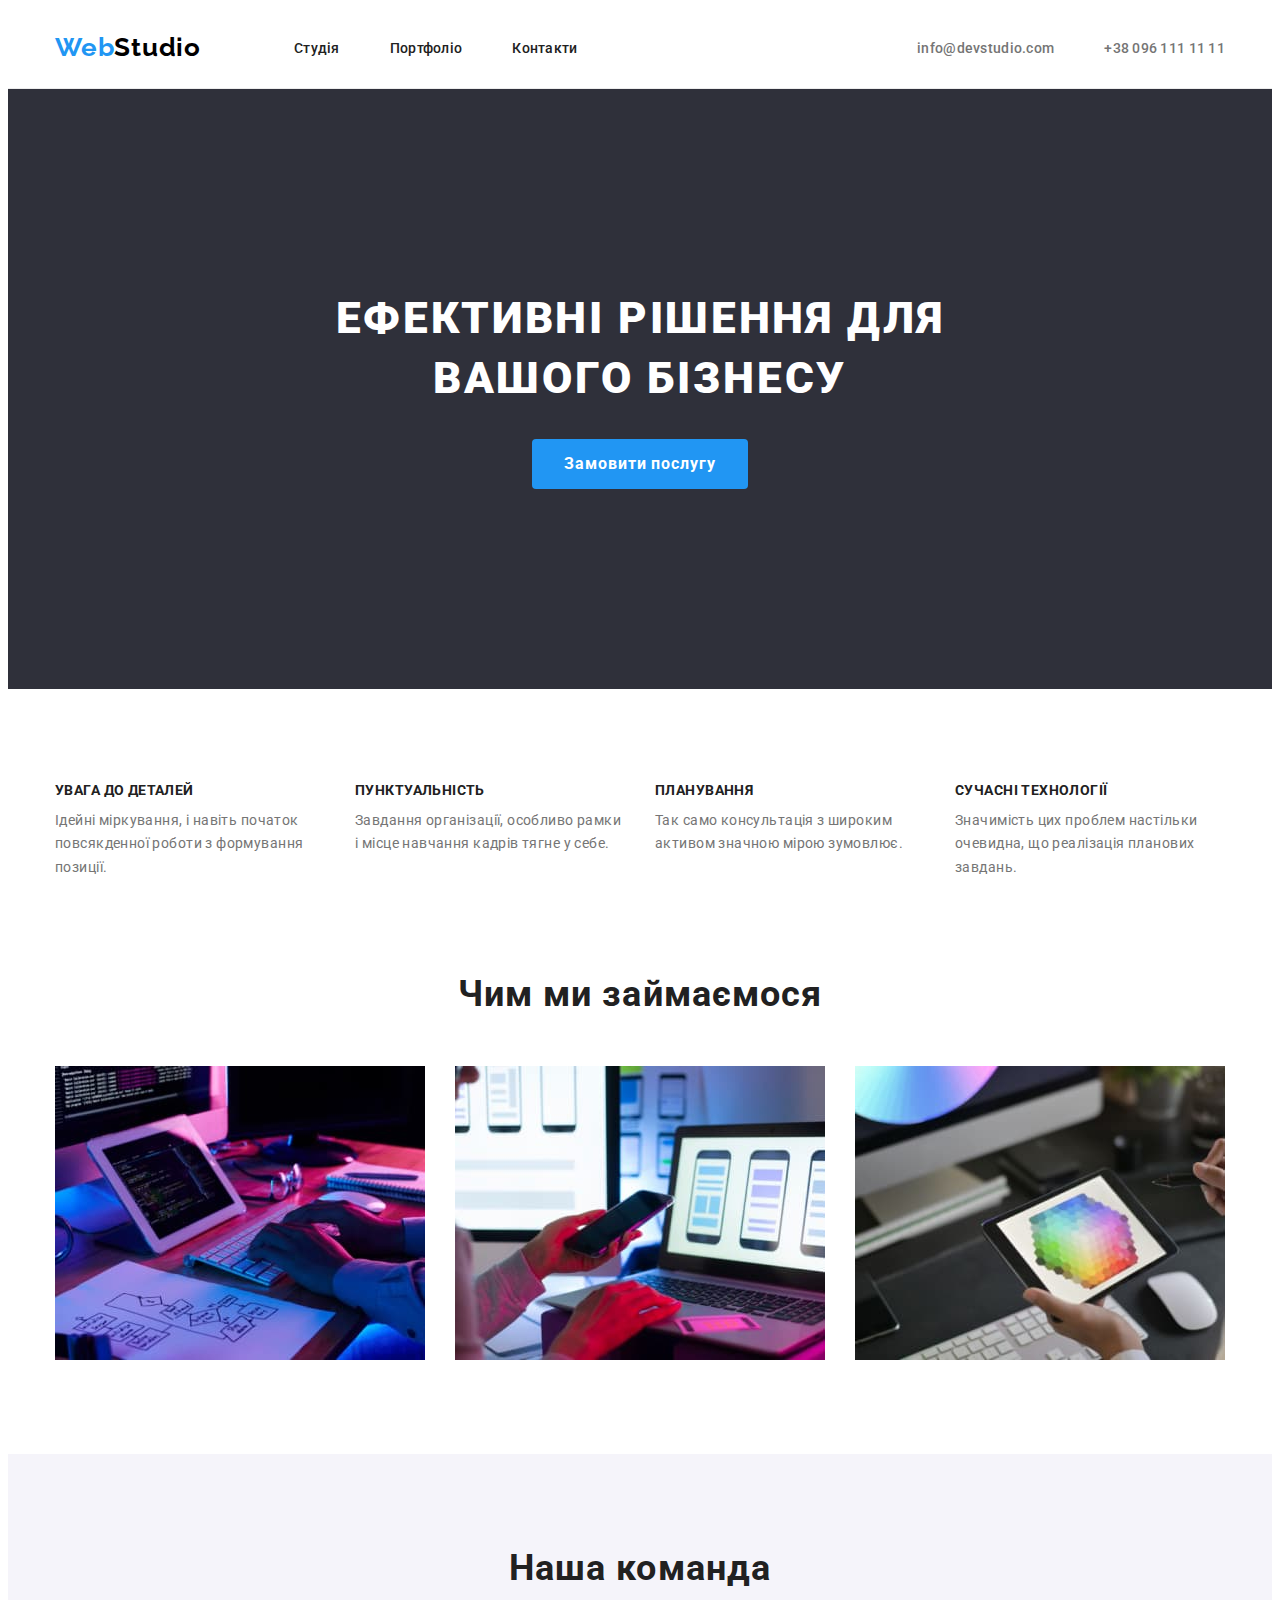
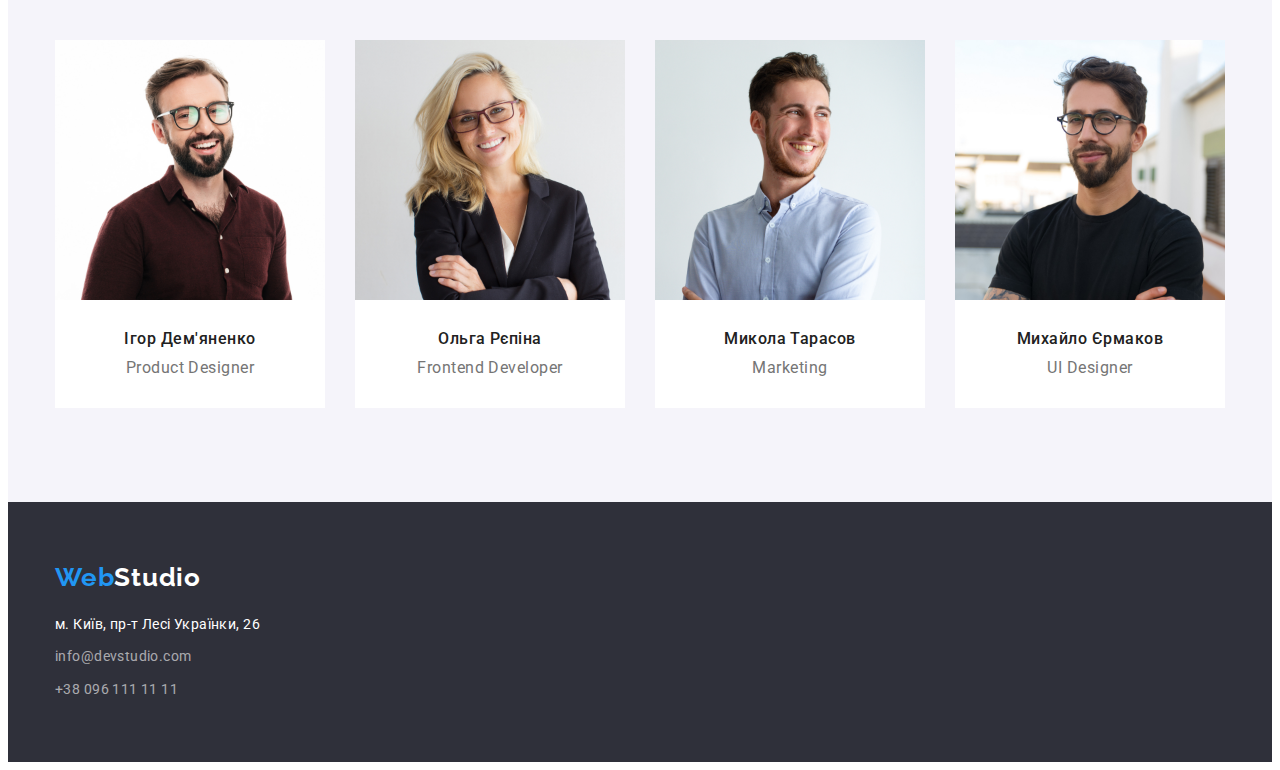
<file: index.html>
<!DOCTYPE html>
<html lang="en">
  <head>
    <meta charset="UTF-8" />
    <meta http-equiv="X-UA-Compatible" content="IE=edge" />
    <meta name="viewport" content="width=device-width, initial-scale=1.0" />
    <title>WebStudio</title>
    <link rel="preconnect" href="https://fonts.googleapis.com" />
    <link rel="preconnect" href="https://fonts.gstatic.com" crossorigin />
    <link
      href="https://fonts.googleapis.com/css2?family=Raleway:wght@700&family=Roboto:wght@400;500;700;900&display=swap"
      rel="stylesheet"
    />
    <link
      rel="stylesheet"
      href="https://cdnjs.cloudflare.com/ajax/libs/modern-normalize/1.1.0/modern-normalize.min.css"
      integrity="sha512-wpPYUAdjBVSE4KJnH1VR1HeZfpl1ub8YT/NKx4PuQ5NmX2tKuGu6U/JRp5y+Y8XG2tV+wKQpNHVUX03MfMFn9Q=="
      crossorigin="anonymous"
      referrerpolicy="no-referrer"
    />
    <link rel="stylesheet" href="./css/styles.css" />
  </head>
  <body class="body">
    <header class="header header-index">
      <div class="container container-header container-header-index">
        <nav class="header-navigation">
          <a class="link-logo" href="index.html">
            <span class="web">Web</span>Studio
          </a>
          <ul class="index-header-list">
            <li>
              <a class="navigation-link" href="index.html">Студія</a>
            </li>
            <li>
              <a class="navigation-link" href="portfolio.html">Портфоліо</a>
            </li>
            <li>
              <a class="navigation-link" href="">Контакти</a>
            </li>
          </ul>
        </nav>
        <ul class="index-header-list contact-header-list">
          <li class="contact-header-item">
            <a class="contact-link" href="mailto:info@devstudio.com"
              >info@devstudio.com</a
            >
          </li>
          <li class="contact-header-item">
            <a class="contact-link" href="tel:+380961111111"
              >+38 096 111 11 11</a
            >
          </li>
        </ul>
      </div>
    </header>

    <main class="index-main">
      <section class="index-hero">
        <div class="container container-hero">
          <h1 class="index-tagline">Ефективні рішення для вашого бізнесу</h1>
          <button class="index-btn" type="button">Замовити послугу</button>
        </div>
      </section>

      <section class="index-peculiarities">
        <div class="container container-index-peculiarities">
          <ul class="index-list index-hero-list">
            <li class="index-list-item">
              <h3 class="index-content">УВАГА ДО ДЕТАЛЕЙ</h3>
              <p class="index-description">
                Ідейні міркування, і навіть початок повсякденної роботи з
                формування позиції.
              </p>
            </li>
            <li class="index-list-item">
              <h3 class="index-content">ПУНКТУАЛЬНІСТЬ</h3>
              <p class="index-description">
                Завдання організації, особливо рамки і місце навчання кадрів
                тягне у себе.
              </p>
            </li>
            <li class="index-list-item">
              <h3 class="index-content">ПЛАНУВАННЯ</h3>
              <p class="index-description">
                Так само консультація з широким активом значною мірою зумовлює.
              </p>
            </li>
            <li class="index-list-item">
              <h3 class="index-content">СУЧАСНІ ТЕХНОЛОГІЇ</h3>
              <p class="index-description">
                Значимість цих проблем настільки очевидна, що реалізація
                планових завдань.
              </p>
            </li>
          </ul>
        </div>
      </section>

      <section class="activity">
        <div class="container container-activity">
          <h2 class="activity-text">Чим ми займаємося</h2>
          <ul class="index-list index-list-activity">
            <li class="activity-item">
              <img
                class="img"
                src="./img/img.jpg"
                alt="Работа с графикой"
                width="370"
              />
            </li>
            <li class="activity-item">
              <img
                class="img"
                src="./img/img1.jpg"
                alt="Работа с графикой"
                width="370"
              />
            </li>
            <li class="activity-item">
              <img
                class="img"
                src="./img/img2.jpg"
                alt="Работа с графикой"
                width="370"
              />
            </li>
          </ul>
        </div>
      </section>

      <section class="team">
        <div class="container container-team">
          <h2 class="team-tagline">Наша команда</h2>
          <ul class="index-list index-list-team">
            <li class="team-item">
              <img
                class="img"
                src="./img/photo1.jpg"
                alt="Фото сотрудника"
                width="270"
              />
              <div class="team-container-name">
                <h3 class="team-name">Ігор Дем'яненко</h3>
                <p class="team-activity">Product Designer</p>
              </div>
            </li>
            <li class="team-item">
              <img
                class="img"
                src="./img/photo2.jpg"
                alt="Фото сотрудника"
                width="270"
              />
              <div class="team-container-name">
                <h3 class="team-name">Ольга Рєпіна</h3>
                <p class="team-activity">Frontend Developer</p>
              </div>
            </li>
            <li class="team-item">
              <img
                class="img"
                src="./img/photo3.jpg"
                alt="Фото сотрудника"
                width="270"
              />
              <div class="team-container-name">
                <h3 class="team-name">Микола Тарасов</h3>
                <p class="team-activity">Marketing</p>
              </div>
            </li>
            <li class="team-item">
              <img
                class="img"
                src="./img/photo4.jpg"
                alt="Фото сотрудника"
                width="270"
              />
              <div class="team-container-name">
                <h3 class="team-name">Михайло Єрмаков</h3>
                <p class="team-activity">UI Designer</p>
              </div>
            </li>
          </ul>
        </div>
      </section>
    </main>

    <footer class="footer">
      <div class="container container-footer">
        <a class="footer-logo" href="">
          <span class="web-footer">Web</span>Studio
        </a>
        <address class="address">
          <ul class="index-list">
            <li class="footer-item">
              <a class="footer-address" href=""
                >м. Київ, пр-т Лесі Українки, 26</a
              >
            </li>
            <li class="footer-item">
              <a class="footer-link" href="mailto:info@devstudio.com"
                >info@devstudio.com</a
              >
            </li>
            <li class="footer-item">
              <a class="footer-link" href="tel:+380961111111"
                >+38 096 111 11 11</a
              >
            </li>
          </ul>
        </address>
      </div>
    </footer>
  </body>
</html>
</file>
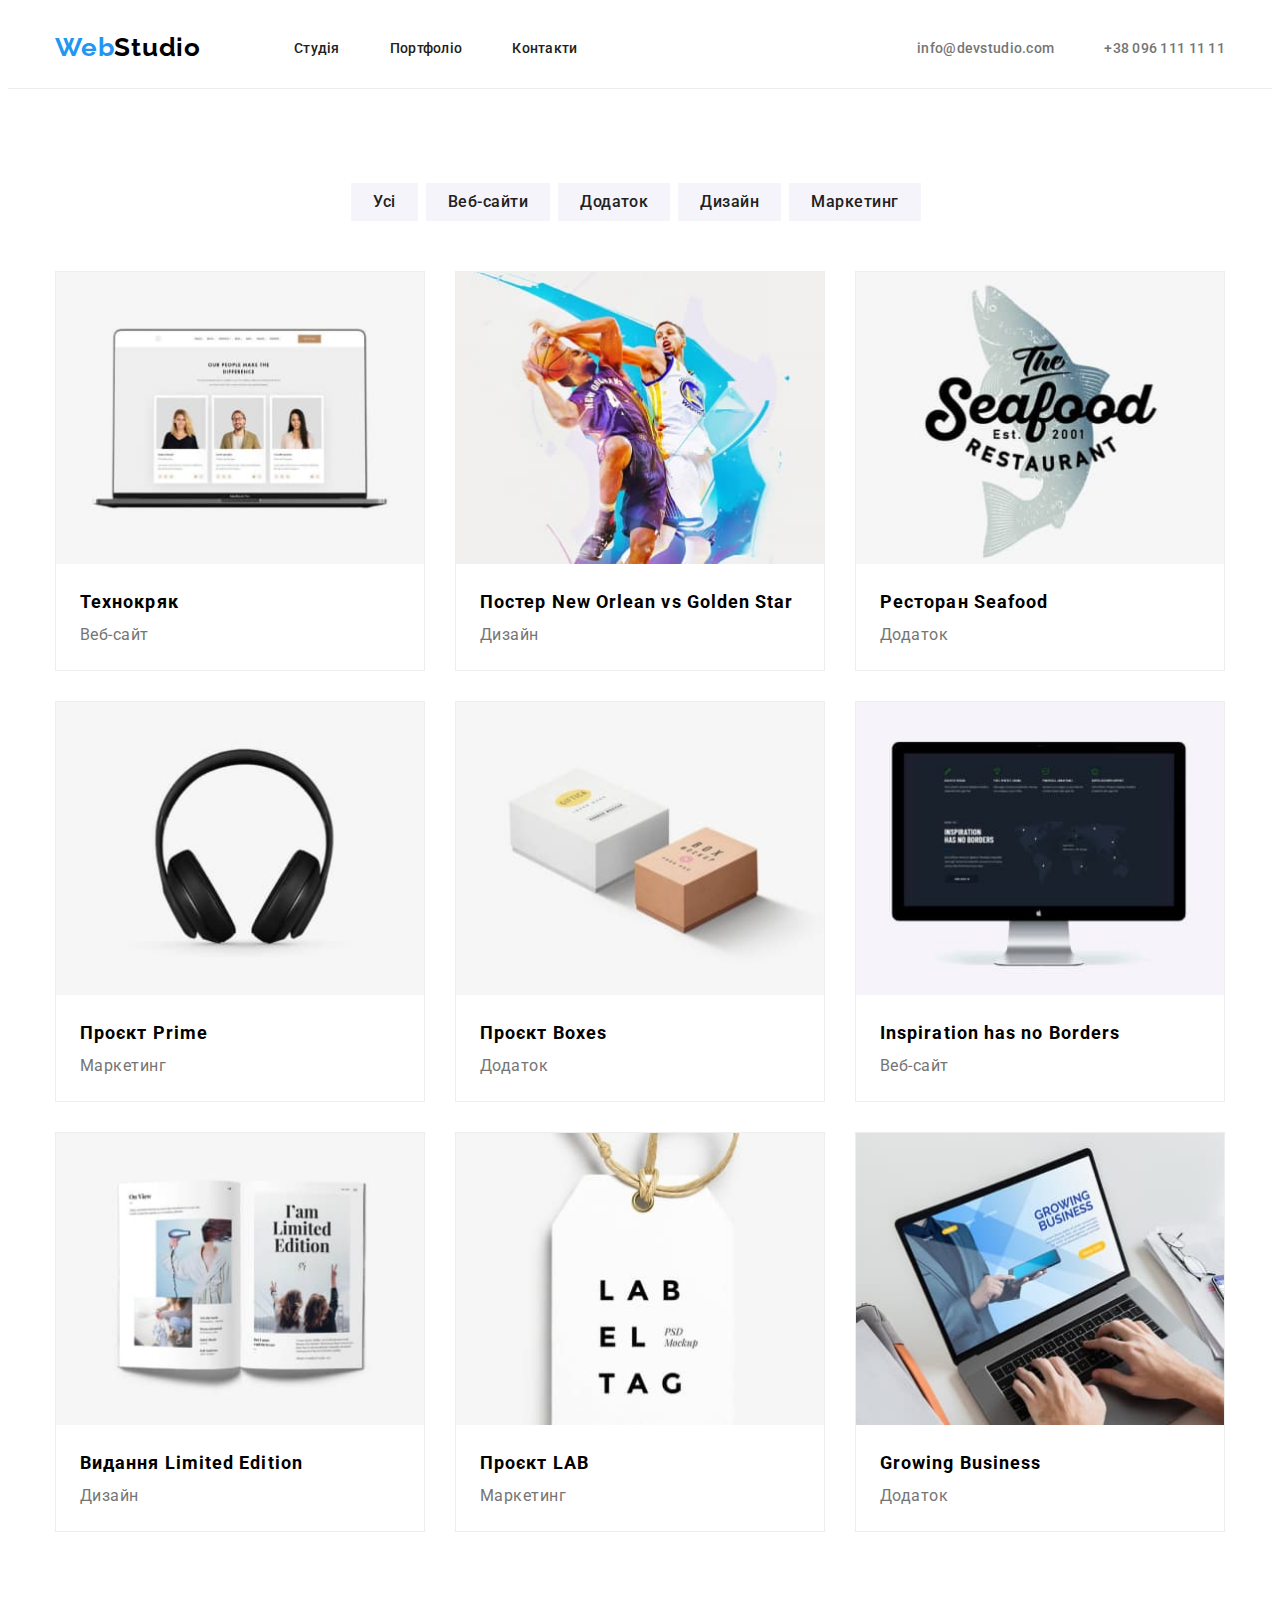
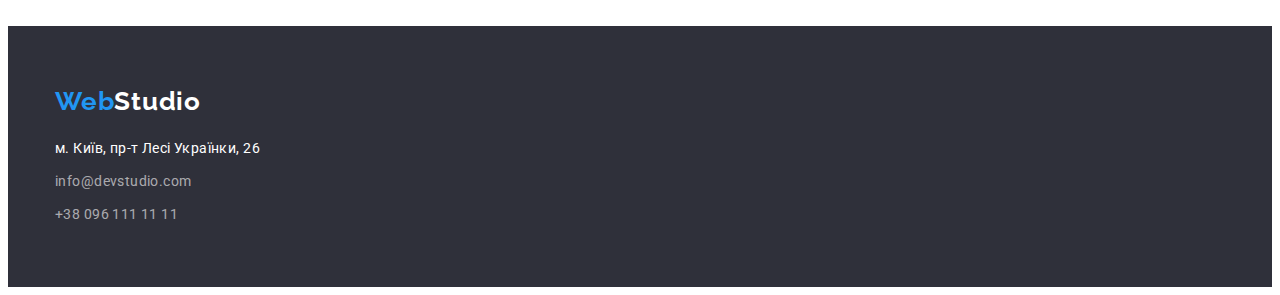
<file: portfolio.html>
<!DOCTYPE html>
<html lang="en">
  <head>
    <meta charset="UTF-8" />
    <meta http-equiv="X-UA-Compatible" content="IE=edge" />
    <meta name="viewport" content="width=device-width, initial-scale=1.0" />
    <title>Portfolio</title>
    <link rel="preconnect" href="https://fonts.googleapis.com" />
    <link rel="preconnect" href="https://fonts.gstatic.com" crossorigin />
    <link
      href="https://fonts.googleapis.com/css2?family=Raleway:wght@700&family=Roboto:wght@400;500;700;900&display=swap"
      rel="stylesheet"
    />
    <link
      rel="stylesheet"
      href="https://cdnjs.cloudflare.com/ajax/libs/modern-normalize/1.1.0/modern-normalize.min.css"
      integrity="sha512-wpPYUAdjBVSE4KJnH1VR1HeZfpl1ub8YT/NKx4PuQ5NmX2tKuGu6U/JRp5y+Y8XG2tV+wKQpNHVUX03MfMFn9Q=="
      crossorigin="anonymous"
      referrerpolicy="no-referrer"
    />
    <link rel="stylesheet" href="./css/styles.css" />
  </head>
  <body class="body">
    <header class="header header-portfolio">
      <div class="container container-header container-header-portfolio">
        <nav class="header-navigation">
          <a class="link-logo" href="index.html">
            <span class="web">Web</span>Studio
          </a>
          <ul class="index-header-list">
            <li>
              <a class="navigation-link" href="index.html">Студія</a>
            </li>
            <li>
              <a class="navigation-link" href="portfolio.html">Портфоліо</a>
            </li>
            <li>
              <a class="navigation-link" href="">Контакти</a>
            </li>
          </ul>
        </nav>
        <ul class="index-header-list contact-header-list">
          <li class="contact-header-item">
            <a class="contact-link" href="mailto:info@devstudio.com"
              >info@devstudio.com</a
            >
          </li>
          <li class="contact-header-item">
            <a class="contact-link" href="tel:+380961111111"
              >+38 096 111 11 11</a
            >
          </li>
        </ul>
      </div>
    </header>

    <main class="portfolio-main">
      <section class="portfolio-hero">
        <div class="container container-portfolio-main">
          <ul class="portfolio-list portfolio-list-btn">
            <li class="portfolio-list-btn-item">
              <button class="filter-btn" type="button">Усі</button>
            </li>
            <li class="portfolio-list-btn-item">
              <button class="filter-btn" type="button">Веб-сайти</button>
            </li>
            <li class="portfolio-list-btn-item">
              <button class="filter-btn" type="button">Додаток</button>
            </li>
            <li class="portfolio-list-btn-item">
              <button class="filter-btn" type="button">Дизайн</button>
            </li>
            <li class="portfolio-list-btn-item">
              <button class="filter-btn" type="button">Маркетинг</button>
            </li>
          </ul>
          <ul class="portfolio-list portfolio-list-card">
            <li class="portfolio-hero-item">
              <img
                class="img"
                src="./img/portfolio_img.jpg"
                alt="laptop with website"
                width="370"
              />
              <div class="hero-content-portfolio">
                <h3 class="hero-content">Технокряк</h3>
                <p class="hero-description">Веб-сайт</p>
              </div>
            </li>
            <li class="portfolio-hero-item">
              <img
                class="img"
                src="./img/portfolio_img1.jpg"
                alt="two basketball player"
                width="370"
              />
              <div class="hero-content-portfolio">
                <h3 class="hero-content">Постер New Orlean vs Golden Star</h3>
                <p class="hero-description">Дизайн</p>
              </div>
            </li>
            <li class="portfolio-hero-item">
              <img
                class="img"
                src="./img/portfolio_img2.jpg"
                alt="restaurant logo"
                width="370"
              />
              <div class="hero-content-portfolio">
                <h3 class="hero-content">Ресторан Seafood</h3>
                <p class="hero-description">Додаток</p>
              </div>
            </li>
            <li class="portfolio-hero-item">
              <img
                class="img"
                src="./img/portfolio_img3.jpg"
                alt="black headphones"
                width="370"
              />
              <div class="hero-content-portfolio">
                <h3 class="hero-content">Проєкт Prime</h3>
                <p class="hero-description">Маркетинг</p>
              </div>
            </li>
            <li class="portfolio-hero-item">
              <img
                class="img"
                src="./img/portfolio_img4.jpg"
                alt="two boxes one white one black"
                width="370"
              />
              <div class="hero-content-portfolio">
                <h3 class="hero-content">Проєкт Boxes</h3>
                <p class="hero-description">Додаток</p>
              </div>
            </li>
            <li class="portfolio-hero-item">
              <img
                class="img"
                src="./img/portfolio_img5.jpg"
                alt="monitor"
                width="370"
              />
              <div class="hero-content-portfolio">
                <h3 class="hero-content">Inspiration has no Borders</h3>
                <p class="hero-description">Веб-сайт</p>
              </div>
            </li>
            <li class="portfolio-hero-item">
              <img
                class="img"
                src="./img/portfolio_img6.jpg"
                alt="magazine"
                width="370"
              />
              <div class="hero-content-portfolio">
                <h3 class="hero-content">Видання Limited Edition</h3>
                <p class="hero-description">Дизайн</p>
              </div>
            </li>
            <li class="portfolio-hero-item">
              <img
                class="img"
                src="./img/portfolio_img7.jpg"
                alt="token with the name lab"
                width="370"
              />
              <div class="hero-content-portfolio">
                <h3 class="hero-content">Проєкт LAB</h3>
                <p class="hero-description">Маркетинг</p>
              </div>
            </li>
            <li class="portfolio-hero-item">
              <img
                class="img"
                src="./img/portfolio_img8.jpg"
                alt="man working on laptop"
                width="370"
              />
              <div class="hero-content-portfolio">
                <h3 class="hero-content">Growing Business</h3>
                <p class="hero-description">Додаток</p>
              </div>
            </li>
          </ul>
        </div>
      </section>
    </main>
    <footer class="footer">
      <div class="container container-footer">
        <a class="footer-logo" href="">
          <span class="web-footer">Web</span>Studio
        </a>
        <address class="address">
          <ul class="index-list">
            <li class="footer-item">
              <a class="footer-address" href=""
                >м. Київ, пр-т Лесі Українки, 26</a
              >
            </li>
            <li class="footer-item">
              <a class="footer-link" href="mailto:info@devstudio.com"
                >info@devstudio.com</a
              >
            </li>
            <li class="footer-item">
              <a class="footer-link" href="tel:+380961111111"
                >+38 096 111 11 11</a
              >
            </li>
          </ul>
        </address>
      </div>
    </footer>
  </body>
</html>
</file>
<file: css/styles.css>
*,
*::before,
*::after {
  box-sizing: border-box;
}

p,
h1,
h2,
h3,
h4,
h5,
h6 {
  margin: 0;
}

ul,
ol {
  margin: 0;
  padding-left: 0;
  list-style: none;
}

button {
  cursor: pointer;
}

a {
  color: currentColor;
  text-decoration: none;
}

address {
  font-style: normal;
}

:root {
  --logo-focus-hover-color: #2196f3;
  --title-color: #212121;
  --title-logo-font-weight: 700;
  --distance-top-bottom-section: 94px;
}

.body {
  font-family: "roboto", sans-serif;
  background: #ffffff;
}

.header {
  padding-top: 24px;
  padding-bottom: 25px;
}

.header-index {
  border-bottom: 1px solid #ececec;
}

.container {
  width: 1200px;
  padding-left: 15px;
  padding-right: 15px;
  margin: 0 auto;
}

.container-header {
  display: flex;
  align-items: center;
}

.header-navigation {
  display: flex;
  align-items: center;
}

.index-header-list {
  display: flex;
  gap: 50px;
}

.contact-header-list {
  margin-left: auto;
}

.container-header-contact {
  margin-left: auto;
}

.header-portfolio {
  border-bottom: 1px solid #ececec;
}

.link-logo,
.footer-logo {
  font-family: "raleway", sans-serif;
  font-style: normal;
  font-weight: var(--title-logo-font-weight);
  font-size: 26px;
  line-height: 1.19;
  letter-spacing: 0.03em;
  color: black;
  text-decoration: none;
}

.link-logo {
  margin-right: 93px;
}

.web {
  color: var(--logo-focus-hover-color);
}

.link-logo:focus {
  color: var(--logo-focus-hover-color);
}

.navigation-link,
.contact-link {
  font-weight: 500;
  font-size: 14px;
  line-height: 1.14;
  letter-spacing: 0.02em;
  color: #212121;
  text-decoration: none;
}

.contact-link {
  color: #757575;
  text-decoration: none;
}

.navigation-link:hover,
.navigation-link:focus,
.contact-link:hover,
.contact-link:focus {
  color: var(--logo-focus-hover-color);
}

.index-hero {
  background: #2f303a;
  padding: 200px 0;
}

.container-hero {
  display: flex;
  align-items: center;
  flex-direction: column;
}

.index-tagline {
  font-weight: 900;
  font-size: 44px;
  line-height: 1.36;
  letter-spacing: 0.06em;
  text-transform: uppercase;
  color: #ffffff;
  width: 696px;
  text-align: center;
  margin-bottom: 30px;
}

.index-btn {
  font-family: "roboto", sans-serif;
  font-weight: var(--title-logo-font-weight);
  font-size: 16px;
  line-height: 1.88;
  color: #ffffff;
  background: var(--logo-focus-hover-color);
  cursor: pointer;
  min-width: 216px;
  height: 50px;
  border: 0px;
  border-radius: 4px;
  letter-spacing: 0.06em;
}

.index-peculiarities {
  padding-top: var(--distance-top-bottom-section);
}

.container-index-peculiarities {
  display: flex;
}

.index-hero-list {
  display: flex;
  gap: 30px;
}

.index-list {
  list-style: none;
}

.index-list-item {
  width: 270px;
}

.index-content {
  font-weight: var(--title-logo-font-weight);
  font-size: 14px;
  line-height: 1.14;
  letter-spacing: 0.03em;
  text-transform: uppercase;
  color: var(--title-color);
  padding-bottom: 10px;
}

.index-description {
  font-size: 14px;
  line-height: 1.71;
  letter-spacing: 0.03em;
  color: #757575;
}

.activity {
  padding-top: var(--distance-top-bottom-section);
  padding-bottom: var(--distance-top-bottom-section);
}

.activity-text,
.team-tagline {
  font-weight: var(--title-logo-font-weight);
  font-size: 36px;
  line-height: 1.16;
  text-align: center;
  letter-spacing: 0.03em;
  color: var(--title-color);
  margin-bottom: 50px;
}

.index-list-activity {
  display: flex;
  gap: 30px;
}

.img {
  display: block;
  max-width: 100%;
  height: auto;
}

.team {
  padding-top: var(--distance-top-bottom-section);
  padding-bottom: var(--distance-top-bottom-section);
  background: #f5f4fa;
}

.index-list-team {
  display: flex;
  gap: 30px;
}

.team-item {
  width: 270px;
}

.team-item {
  background: #ffffff;
}

.team-item:last-child {
  margin-right: 0px;
}

.team-container-name {
  text-align: center;
  padding-top: 30px;
  padding-bottom: 30px;
}

.team-tagline {
  margin-bottom: 50px;
}

.team-name {
  font-weight: 500;
  font-size: 16px;
  line-height: 1.18;
  text-align: center;
  letter-spacing: 0.03em;
  color: var(--title-color);
  margin-bottom: 10px;
}

.team-activity {
  font-size: 16px;
  line-height: 1.18;
  text-align: center;
  letter-spacing: 0.03em;
  color: #757575;
}

.portfolio-hero {
  padding-top: var(--distance-top-bottom-section);
  padding-bottom: var(--distance-top-bottom-section);
}

.portfolio-list {
  display: flex;
  list-style: none;
}

.portfolio-list-btn {
  display: flex;
  justify-content: center;
}

.portfolio-list-card {
  flex-wrap: wrap;
  gap: 30px;
}

.portfolio-list-btn-item {
  display: inline;
  margin-right: 8px;
  margin-bottom: 50px;
}

.filter-btn {
  font-family: "roboto", sans-serif;
  font-weight: 500;
  font-size: 16px;
  line-height: 1.62;
  text-align: center;
  letter-spacing: 0.03em;
  background-color: #f5f4fa;
  color: #212121;
  cursor: pointer;
  padding: 6px 22px;
  border: 0px;
}

.filter-btn:last-child {
  margin-right: 0px;
}

.filter-btn:hover,
.filter-btn:focus {
  color: #ffffff;
  background: var(--logo-focus-hover-color);
}

.portfolio-hero-item {
  width: 370px;
  border: 1px solid #eeeeee;
}

.hero-content-portfolio {
  display: flex;
  flex-direction: column;
  padding: 20px 24px;
}

.hero-content {
  font-weight: var(--title-logo-font-weight);
  font-size: 18px;
  line-height: 2;
  letter-spacing: 0.06em;
}

.hero-description {
  font-size: 16px;
  line-height: 1.88;
  letter-spacing: 0.03em;
  color: #757575;
}

.address {
  padding-top: 20px;
  min-width: 231px;
}

.footer-logo {
  width: 145px;
  color: #ffffff;
}

.footer-item:not(:last-child) {
  margin-bottom: 9px;
}

.web-footer {
  color: var(--logo-focus-hover-color);
}

.footer-logo:focus {
  color: var(--logo-focus-hover-color);
}

.footer-address,
.footer-link {
  font-family: "roboto", sans-serif;
  font-style: normal;
  font-size: 14px;
  line-height: 1.71;
  letter-spacing: 0.03em;
  color: #ffffff;
  text-decoration: none;
}

.footer-link {
  color: rgba(255, 255, 255, 0.6);
}

.footer {
  padding-top: 60px;
  padding-bottom: 60px;
  background: #2f303a;
}

.container-footer {
  display: flex;
  flex-direction: column;
}
</file>
